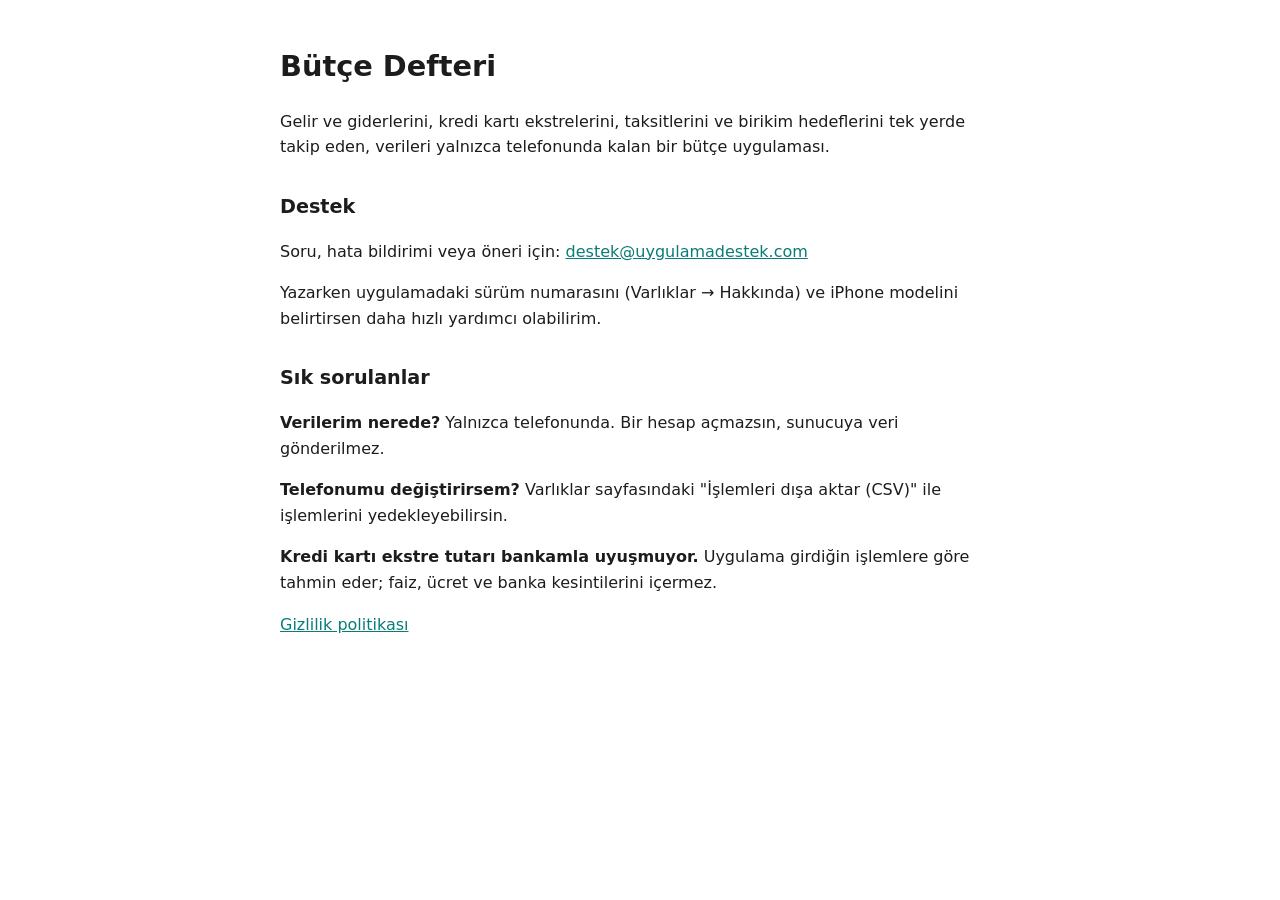
<file: index.html>
<!doctype html>
<html lang="tr"><head><meta charset="utf-8"><meta name="viewport" content="width=device-width,initial-scale=1">
<title>Bütçe Defteri – Destek</title><link rel="stylesheet" href="style.css"></head><body>
<h1>Bütçe Defteri</h1>
<p>Gelir ve giderlerini, kredi kartı ekstrelerini, taksitlerini ve birikim hedeflerini tek yerde takip eden, verileri yalnızca telefonunda kalan bir bütçe uygulaması.</p>
<h2>Destek</h2>
<p>Soru, hata bildirimi veya öneri için: <a href="mailto:destek@uygulamadestek.com">destek@uygulamadestek.com</a></p>
<p>Yazarken uygulamadaki sürüm numarasını (Varlıklar → Hakkında) ve iPhone modelini belirtirsen daha hızlı yardımcı olabilirim.</p>
<h2>Sık sorulanlar</h2>
<p><b>Verilerim nerede?</b> Yalnızca telefonunda. Bir hesap açmazsın, sunucuya veri gönderilmez.</p>
<p><b>Telefonumu değiştirirsem?</b> Varlıklar sayfasındaki "İşlemleri dışa aktar (CSV)" ile işlemlerini yedekleyebilirsin.</p>
<p><b>Kredi kartı ekstre tutarı bankamla uyuşmuyor.</b> Uygulama girdiğin işlemlere göre tahmin eder; faiz, ücret ve banka kesintilerini içermez.</p>
<p><a href="gizlilik.html">Gizlilik politikası</a></p>
</body></html>
</file>
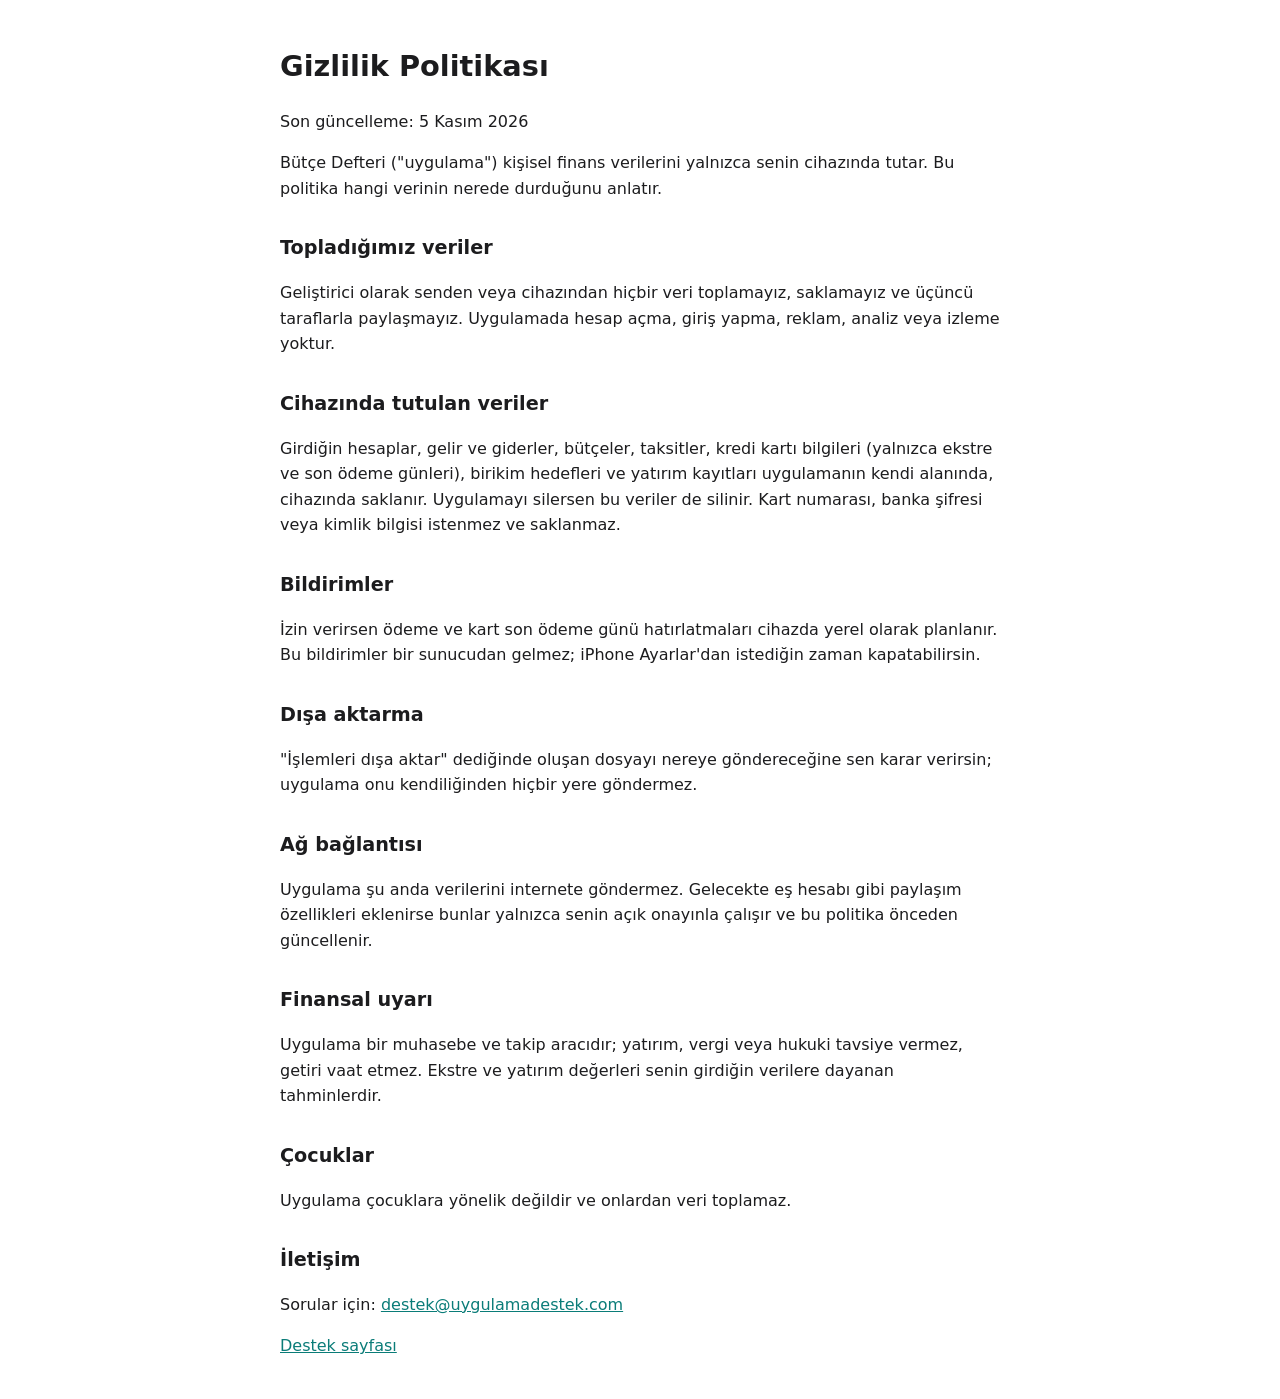
<file: gizlilik.html>
<!doctype html>
<html lang="tr"><head><meta charset="utf-8"><meta name="viewport" content="width=device-width,initial-scale=1">
<title>Bütçe Defteri – Gizlilik Politikası</title><link rel="stylesheet" href="style.css"></head><body>
<h1>Gizlilik Politikası</h1>
<p>Son güncelleme: 5 Kasım 2026</p>
<p>Bütçe Defteri ("uygulama") kişisel finans verilerini yalnızca senin cihazında tutar. Bu politika hangi verinin nerede durduğunu anlatır.</p>
<h2>Topladığımız veriler</h2>
<p>Geliştirici olarak senden veya cihazından hiçbir veri toplamayız, saklamayız ve üçüncü taraflarla paylaşmayız. Uygulamada hesap açma, giriş yapma, reklam, analiz veya izleme yoktur.</p>
<h2>Cihazında tutulan veriler</h2>
<p>Girdiğin hesaplar, gelir ve giderler, bütçeler, taksitler, kredi kartı bilgileri (yalnızca ekstre ve son ödeme günleri), birikim hedefleri ve yatırım kayıtları uygulamanın kendi alanında, cihazında saklanır. Uygulamayı silersen bu veriler de silinir. Kart numarası, banka şifresi veya kimlik bilgisi istenmez ve saklanmaz.</p>
<h2>Bildirimler</h2>
<p>İzin verirsen ödeme ve kart son ödeme günü hatırlatmaları cihazda yerel olarak planlanır. Bu bildirimler bir sunucudan gelmez; iPhone Ayarlar'dan istediğin zaman kapatabilirsin.</p>
<h2>Dışa aktarma</h2>
<p>"İşlemleri dışa aktar" dediğinde oluşan dosyayı nereye göndereceğine sen karar verirsin; uygulama onu kendiliğinden hiçbir yere göndermez.</p>
<h2>Ağ bağlantısı</h2>
<p>Uygulama şu anda verilerini internete göndermez. Gelecekte eş hesabı gibi paylaşım özellikleri eklenirse bunlar yalnızca senin açık onayınla çalışır ve bu politika önceden güncellenir.</p>
<h2>Finansal uyarı</h2>
<p>Uygulama bir muhasebe ve takip aracıdır; yatırım, vergi veya hukuki tavsiye vermez, getiri vaat etmez. Ekstre ve yatırım değerleri senin girdiğin verilere dayanan tahminlerdir.</p>
<h2>Çocuklar</h2>
<p>Uygulama çocuklara yönelik değildir ve onlardan veri toplamaz.</p>
<h2>İletişim</h2>
<p>Sorular için: <a href="mailto:destek@uygulamadestek.com">destek@uygulamadestek.com</a></p>
<p><a href="index.html">Destek sayfası</a></p>
</body></html>
</file>
<file: style.css>
body{font-family:-apple-system,system-ui,"Segoe UI",sans-serif;max-width:720px;margin:0 auto;padding:24px 16px;line-height:1.6;color:#1c1c1e;background:#fff}
h1{font-size:1.8rem}h2{font-size:1.2rem;margin-top:2rem}a{color:#0a7c78}
@media(prefers-color-scheme:dark){body{background:#111;color:#eee}a{color:#5fd4cf}}
</file>
